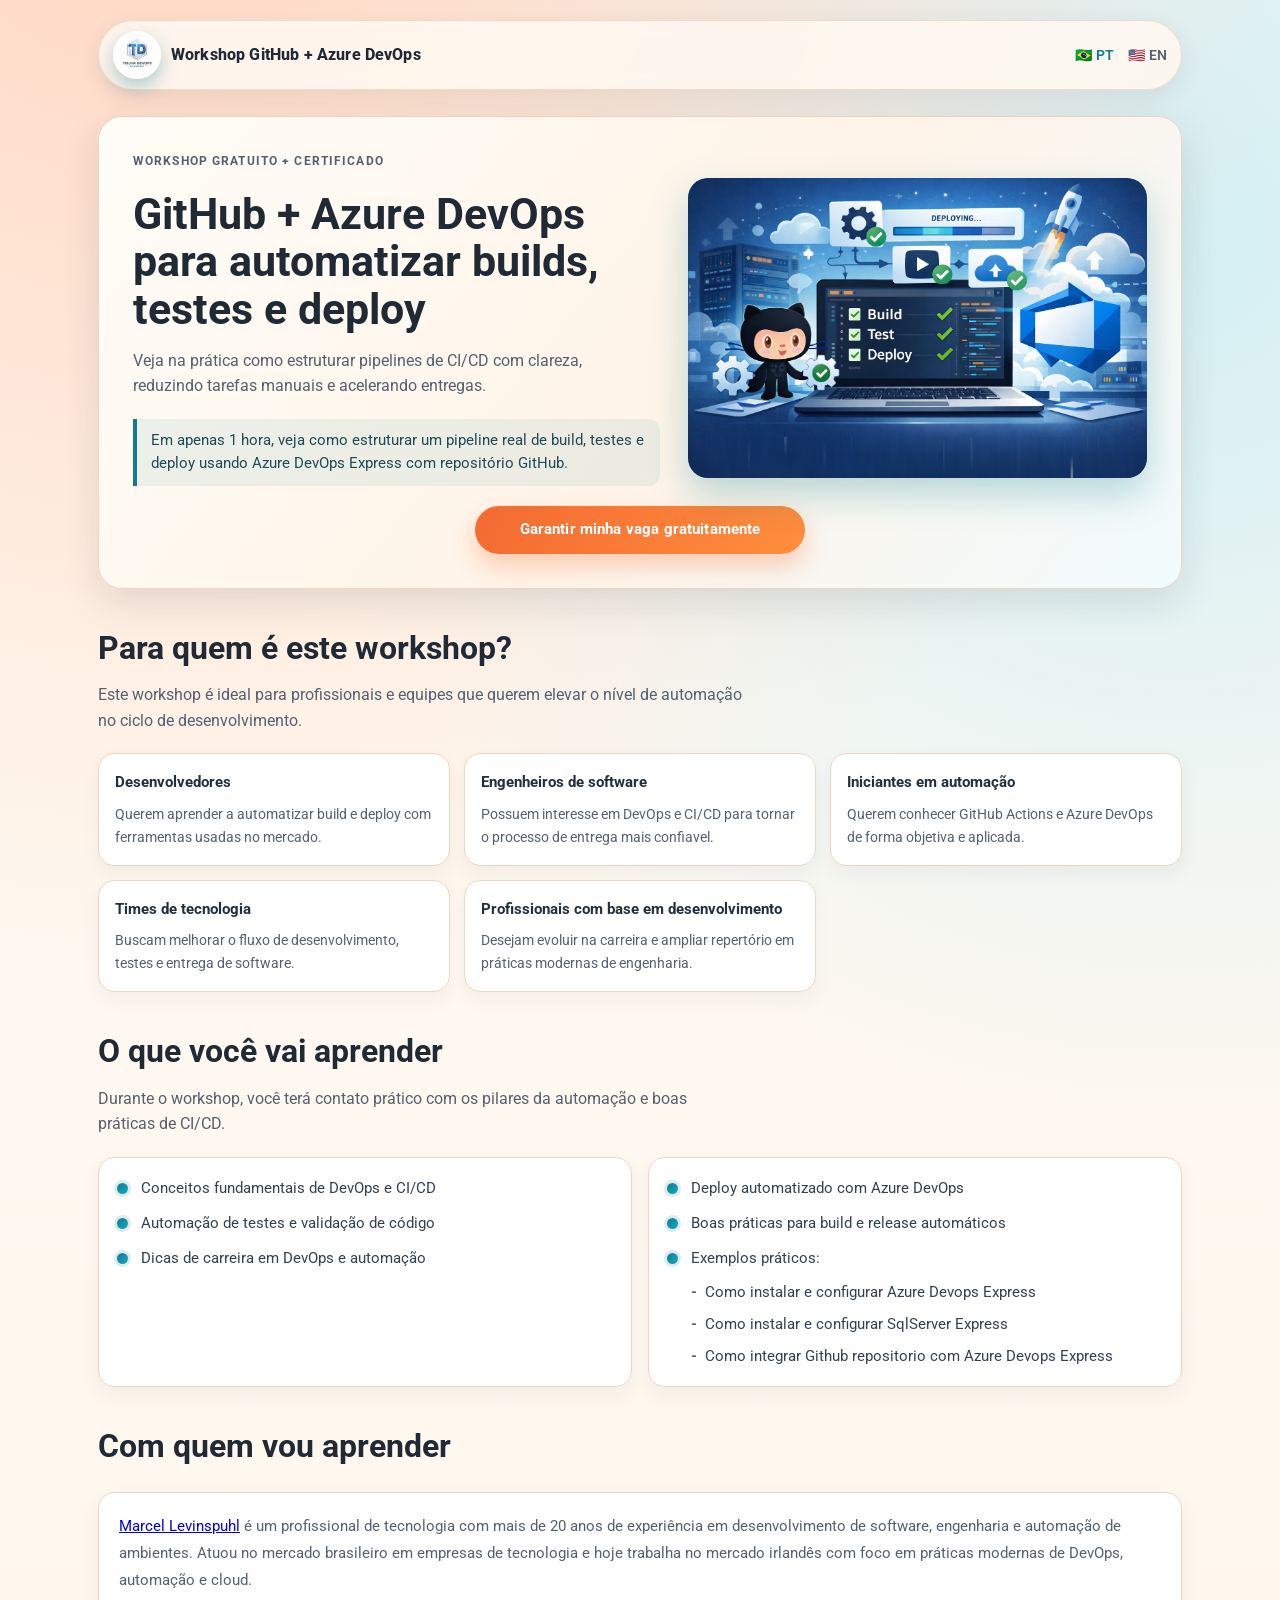
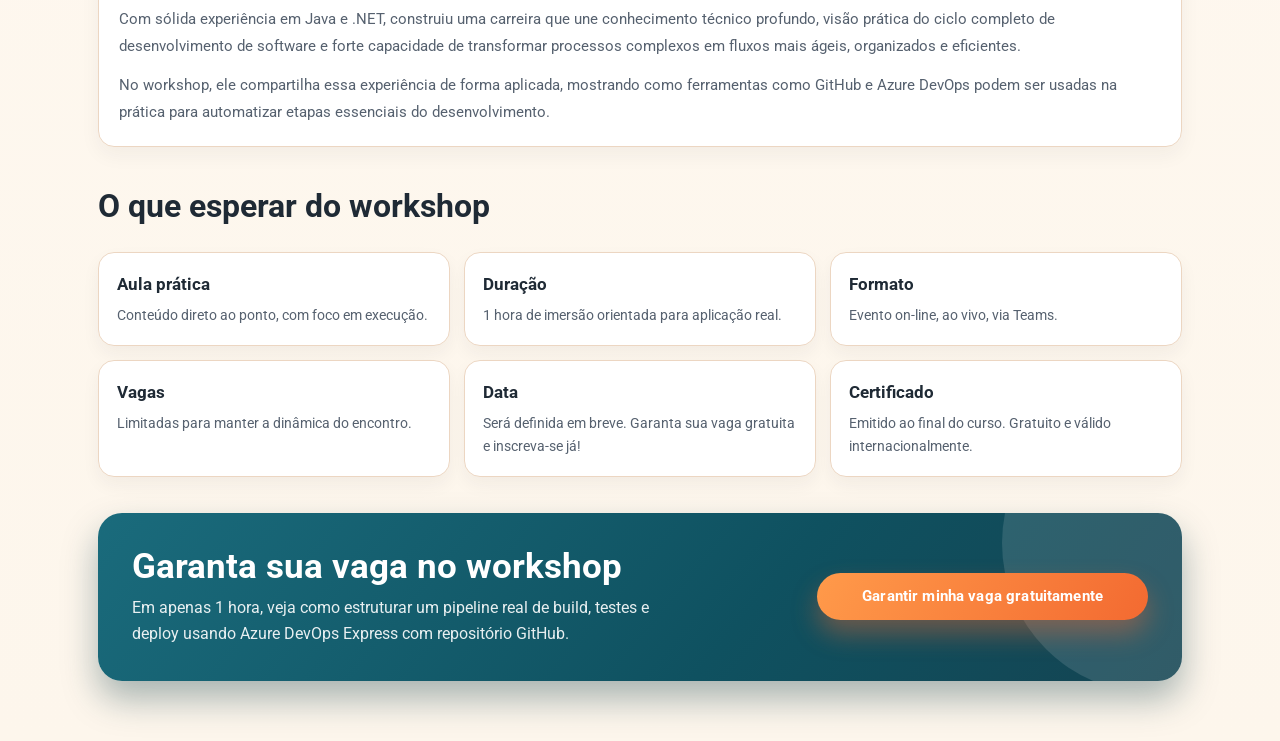
<file: index.html>
<!DOCTYPE html>
<html lang="pt-BR">

<head>
    <meta charset="UTF-8">
    <meta name="viewport" content="width=device-width, initial-scale=1.0">
    <title>Workshop e Certifica&ccedil;&atilde;o - GitHub + Azure DevOps</title>
    <link rel="preconnect" href="https://fonts.googleapis.com">
    <link rel="preconnect" href="https://fonts.gstatic.com" crossorigin>
    <link href="https://fonts.googleapis.com/css2?family=Roboto:wght@400;500;700;900&display=swap" rel="stylesheet">
    <link rel="stylesheet" href="index.css">
</head>

<body>
    <div class="page-shell">
        <header class="topbar" id="inicio">
            <div class="brand" aria-label="Logo do workshop">
                <img src="logo.png" alt="Logo do workshop" class="brand-mark">
                <span>Workshop GitHub + Azure DevOps</span>
            </div>
            <nav aria-label="Seletor de idioma">
                <a href="index.html" title="Versão em Português" style="color: var(--secondary);">🇧🇷 PT</a>
                <a href="index-en.html" title="English version">🇺🇸 EN</a>
            </nav>
        </header>

        <section class="hero" aria-label="Apresenta&ccedil;&atilde;o principal">
            <div>
                <p class="eyebrow">WORKSHOP GRATUITO + CERTIFICADO</p>
                <h1>GitHub + Azure DevOps para automatizar builds, testes e deploy</h1>
                <p>
                    Veja na prática como estruturar pipelines de CI/CD com clareza,
                    reduzindo tarefas manuais e acelerando entregas.
                </p>
                <div class="hero-quote">
                    <!-- Aprenda, na pr&aacute;tica, como automatizar etapas essenciais do desenvolvimento
                    usando GitHub e Azure DevOps. -->
                    Em apenas 1 hora, veja como estruturar um pipeline real de build, testes e deploy usando Azure
                    DevOps Express com repositório GitHub.
                </div>
            </div>
            <div class="hero-art">
                <img src="workshop.png" alt="Workshop GitHub e Azure DevOps" class="hero-art-image">
            </div>
            <div class="hero-last-x">
                <a href="https://forms.gle/15zNEB56RkPeBTQY9" class="btn-primary">Garantir minha vaga gratuitamente</a>
            </div>
        </section>

        <section id="conteudo">
            <div class="section-head">
                <h2>Para quem &eacute; este workshop?</h2>
                <p>Este workshop &eacute; ideal para profissionais e equipes que querem elevar o n&iacute;vel de
                    automa&ccedil;&atilde;o no ciclo de desenvolvimento.</p>
            </div>
            <div class="audience-grid">
                <article class="card">
                    <strong>Desenvolvedores</strong>
                    <p>Querem aprender a automatizar build e deploy com ferramentas usadas no mercado.</p>
                </article>
                <article class="card">
                    <strong>Engenheiros de software</strong>
                    <p>Possuem interesse em DevOps e CI/CD para tornar o processo de entrega mais confiavel.</p>
                </article>
                <article class="card">
                    <strong>Iniciantes em automa&ccedil;&atilde;o</strong>
                    <p>Querem conhecer GitHub Actions e Azure DevOps de forma objetiva e aplicada.</p>
                </article>
                <article class="card">
                    <strong>Times de tecnologia</strong>
                    <p>Buscam melhorar o fluxo de desenvolvimento, testes e entrega de software.</p>
                </article>
                <article class="card">
                    <strong>Profissionais com base em desenvolvimento</strong>
                    <p>Desejam evoluir na carreira e ampliar repert&oacute;rio em pr&aacute;ticas modernas de
                        engenharia.</p>
                </article>
            </div>
        </section>

        <section id="aprender">
            <div class="section-head">
                <h2>O que voc&ecirc; vai aprender</h2>
                <p>Durante o workshop, voc&ecirc; ter&aacute; contato pr&aacute;tico com os pilares da
                    automa&ccedil;&atilde;o e boas pr&aacute;ticas de CI/CD.</p>
            </div>
            <div class="learning">
                <ul>
                    <li>Conceitos fundamentais de DevOps e CI/CD</li>
                    <!-- <li>Como configurar pipelines de automa&ccedil;&atilde;o com GitHub Actions</li> -->
                    <li>Automa&ccedil;&atilde;o de testes e valida&ccedil;&atilde;o de c&oacute;digo</li>
                    <li>Dicas de carreira em DevOps e automa&ccedil;&atilde;o</li>
                </ul>
                <ul>
                    <li>Deploy automatizado com Azure DevOps</li>
                    <li>Boas pr&aacute;ticas para build e release autom&aacute;ticos</li>
                    <li>Exemplos pr&aacute;ticos:
                        <ul>
                            <li>Como instalar e configurar Azure Devops Express</li>
                            <li>Como instalar e configurar SqlServer Express</li>
                            <li>Como integrar Github repositorio com Azure Devops Express</li>
                        </ul>
                    </li>
                </ul>
            </div>
        </section>

        <section id="instrutor">
            <div class="section-head">
                <h2>Com quem vou aprender</h2>
            </div>
            <article class="mentor-card">
                <p><a href="https://www.linkedin.com/in/mlevinspuhl">Marcel Levinspuhl</a> &eacute; um profissional de
                    tecnologia com mais de 20 anos de experi&ecirc;ncia em desenvolvimento de software, engenharia e
                    automa&ccedil;&atilde;o de ambientes. Atuou no mercado brasileiro em empresas de tecnologia e hoje
                    trabalha no mercado irland&ecirc;s com foco em pr&aacute;ticas modernas de DevOps,
                    automa&ccedil;&atilde;o e cloud.</p>
                <p>Com s&oacute;lida experi&ecirc;ncia em Java e .NET, construiu uma carreira que une conhecimento
                    t&eacute;cnico profundo, vis&atilde;o pr&aacute;tica do ciclo completo de desenvolvimento de
                    software e forte capacidade de transformar processos complexos em fluxos mais &aacute;geis,
                    organizados e eficientes.</p>
                <p>No workshop, ele compartilha essa experi&ecirc;ncia de forma aplicada, mostrando como ferramentas
                    como GitHub e Azure DevOps podem ser usadas na pr&aacute;tica para automatizar etapas essenciais do
                    desenvolvimento.</p>
            </article>
        </section>

        <section id="certificado">
            <div class="section-head">
                <!-- <h2>Recursos inclusos</h2> -->
                <h2>O que esperar do workshop</h2>
            </div>
            <div class="resources">
                <article class="resource-item">
                    <h3>Aula pr&aacute;tica</h3>
                    <p>Conte&uacute;do direto ao ponto, com foco em execu&ccedil;&atilde;o.</p>
                </article>
                <article class="resource-item">
                    <h3>Dura&ccedil;&atilde;o</h3>
                    <p>1 hora de imers&atilde;o orientada para aplica&ccedil;&atilde;o real.</p>
                </article>
                <article class="resource-item">
                    <h3>Formato</h3>
                    <!-- <p>Online e gratuito, com acesso simplificado.</p> -->
                    <p>Evento on-line, ao vivo, via Teams.</p>
                </article>
                <article class="resource-item">
                    <h3>Vagas</h3>
                    <p>Limitadas para manter a din&acirc;mica do encontro.</p>
                </article>
                <article class="resource-item">
                    <h3>Data</h3>
                    <!-- <p>A definir, com divulga&ccedil;&atilde;o antecipada.</p> -->
                    <p>Será definida em breve. Garanta sua vaga gratuita e inscreva-se já!</p>
                </article>
                <article class="resource-item">
                    <h3>Certificado</h3>
                    <!-- <p>Certificado de conclus&atilde;o ao final do workshop.</p> -->
                    <p>Emitido ao final do curso. Gratuito e válido internacionalmente.</p>
                </article>
            </div>
        </section>

        <section class="cta-final" id="contato" aria-label="Chamada final para inscri&ccedil;&atilde;o">
            <div class="cta-copy">
                <h2>Garanta sua vaga no workshop</h2>
                <p>
                    <!-- Aprenda, na pr&aacute;tica, como automatizar etapas essenciais do desenvolvimento
                    com GitHub e Azure DevOps. -->
                    Em apenas 1 hora, veja como estruturar um pipeline real de build, testes e deploy usando Azure
                    DevOps Express com repositório GitHub.

                </p>
            </div>
            <a href="https://forms.gle/15zNEB56RkPeBTQY9" class="btn-primary">Garantir minha vaga gratuitamente</a>
        </section>
    </div>
</body>

</html>
</file>
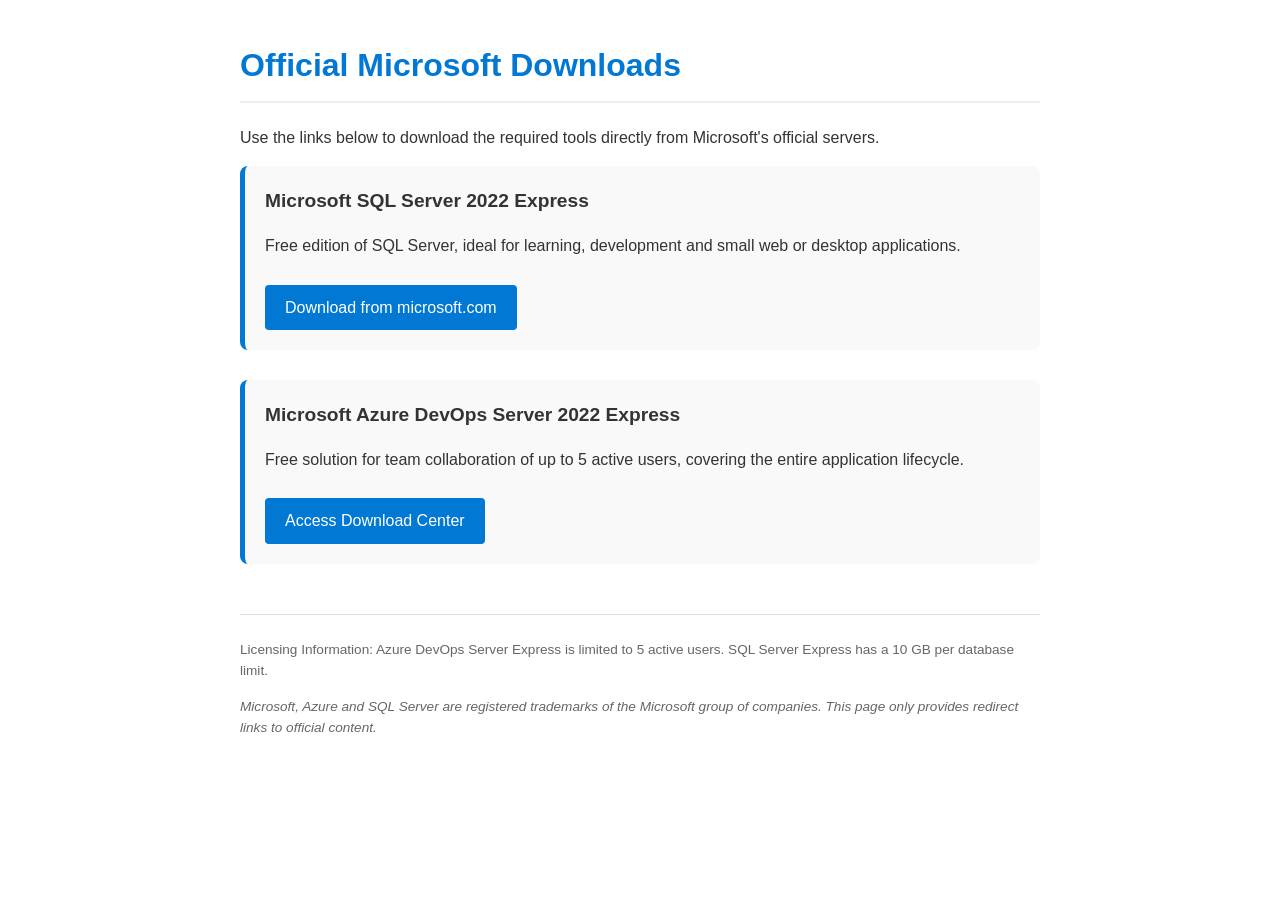
<file: download-en.html>
<!DOCTYPE html>
<html lang="en">
<head>
    <meta charset="UTF-8">
    <meta name="viewport" content="width=device-width, initial-scale=1.0">
    <title>Development Tools Downloads</title>
    <link rel="stylesheet" href="download.css">
</head>
<body>

    <h1>Official Microsoft Downloads</h1>
    <p>Use the links below to download the required tools directly from Microsoft's official servers.</p>

    <!-- SQL Server 2022 Express Section -->
    <div class="download-section">
        <span class="product-name">Microsoft SQL Server 2022 Express</span>
        <p>Free edition of SQL Server, ideal for learning, development and small web or desktop applications.</p>
        <a href="https://download.microsoft.com/download/5/1/4/5145fe04-4d30-4b85-b0d1-39533663a2f1/SQL2022-SSEI-Expr.exe" class="download-button" target="_blank" rel="noopener noreferrer">Download from microsoft.com</a>
    </div>

    <!-- Azure DevOps Server Express Section -->
    <div class="download-section">
        <span class="product-name">Microsoft Azure DevOps Server 2022 Express</span>
        <p>Free solution for team collaboration of up to 5 active users, covering the entire application lifecycle.</p>
        <a href="https://go.microsoft.com/fwlink/?LinkId=2269947" class="download-button" target="_blank" rel="noopener noreferrer">Access Download Center</a>
    </div>

    <!-- Mandatory Legal Footer -->
    <footer class="legal-note">
        <p>Licensing Information: Azure DevOps Server Express is limited to 5 active users. SQL Server Express has a 10 GB per database limit.</p>
        <p><em>Microsoft, Azure and SQL Server are registered trademarks of the Microsoft group of companies. This page only provides redirect links to official content.</em></p>
    </footer>

</body>
</html>
</file>
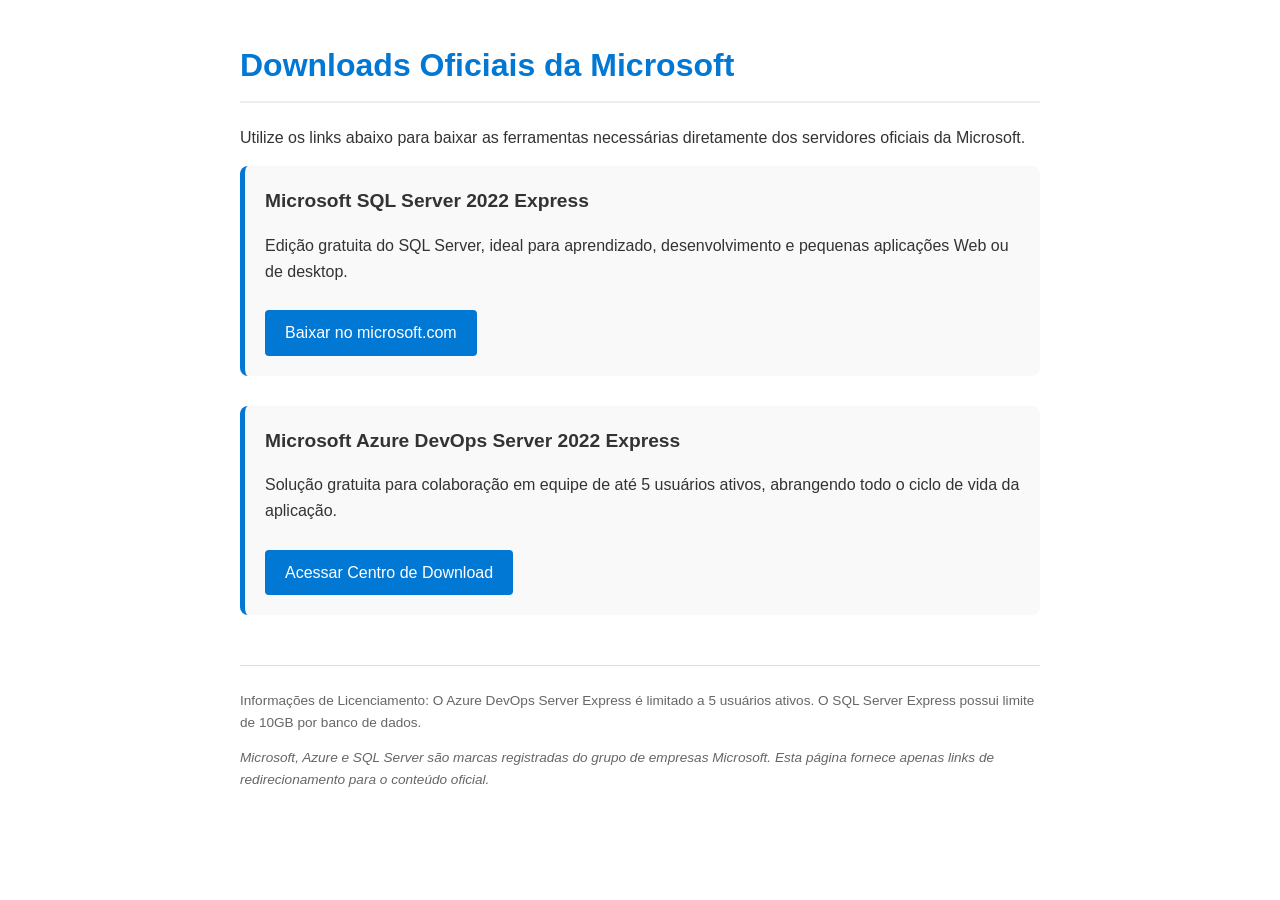
<file: download.html>
<!DOCTYPE html>
<html lang="pt-br">
<head>
    <meta charset="UTF-8">
    <meta name="viewport" content="width=device-width, initial-scale=1.0">
    <title>Downloads de Ferramentas de Desenvolvimento</title>
    <link rel="stylesheet" href="download.css">
</head>
<body>

    <h1>Downloads Oficiais da Microsoft</h1>
    <p>Utilize os links abaixo para baixar as ferramentas necessárias diretamente dos servidores oficiais da Microsoft.</p>

    <!-- Seção SQL Server 2022 Express -->
    <div class="download-section">
        <span class="product-name">Microsoft SQL Server 2022 Express</span>
        <p>Edição gratuita do SQL Server, ideal para aprendizado, desenvolvimento e pequenas aplicações Web ou de desktop.</p>
        <a href="https://download.microsoft.com/download/5/1/4/5145fe04-4d30-4b85-b0d1-39533663a2f1/SQL2022-SSEI-Expr.exe" class="download-button" target="_blank" rel="noopener noreferrer">Baixar no microsoft.com</a>
    </div>

    <!-- Seção Azure DevOps Server Express -->
    <div class="download-section">
        <span class="product-name">Microsoft Azure DevOps Server 2022 Express</span>
        <p>Solução gratuita para colaboração em equipe de até 5 usuários ativos, abrangendo todo o ciclo de vida da aplicação.</p>
        <a href="https://go.microsoft.com/fwlink/?LinkId=2269947" class="download-button" target="_blank" rel="noopener noreferrer">Acessar Centro de Download</a>
    </div>

    <!-- Rodapé Legal Obrigatório -->
    <footer class="legal-note">
        <p>Informações de Licenciamento: O Azure DevOps Server Express é limitado a 5 usuários ativos. O SQL Server Express possui limite de 10GB por banco de dados.</p>
        <p><em>Microsoft, Azure e SQL Server são marcas registradas do grupo de empresas Microsoft. Esta página fornece apenas links de redirecionamento para o conteúdo oficial.</em></p>
    </footer>

</body>
</html>
</file>
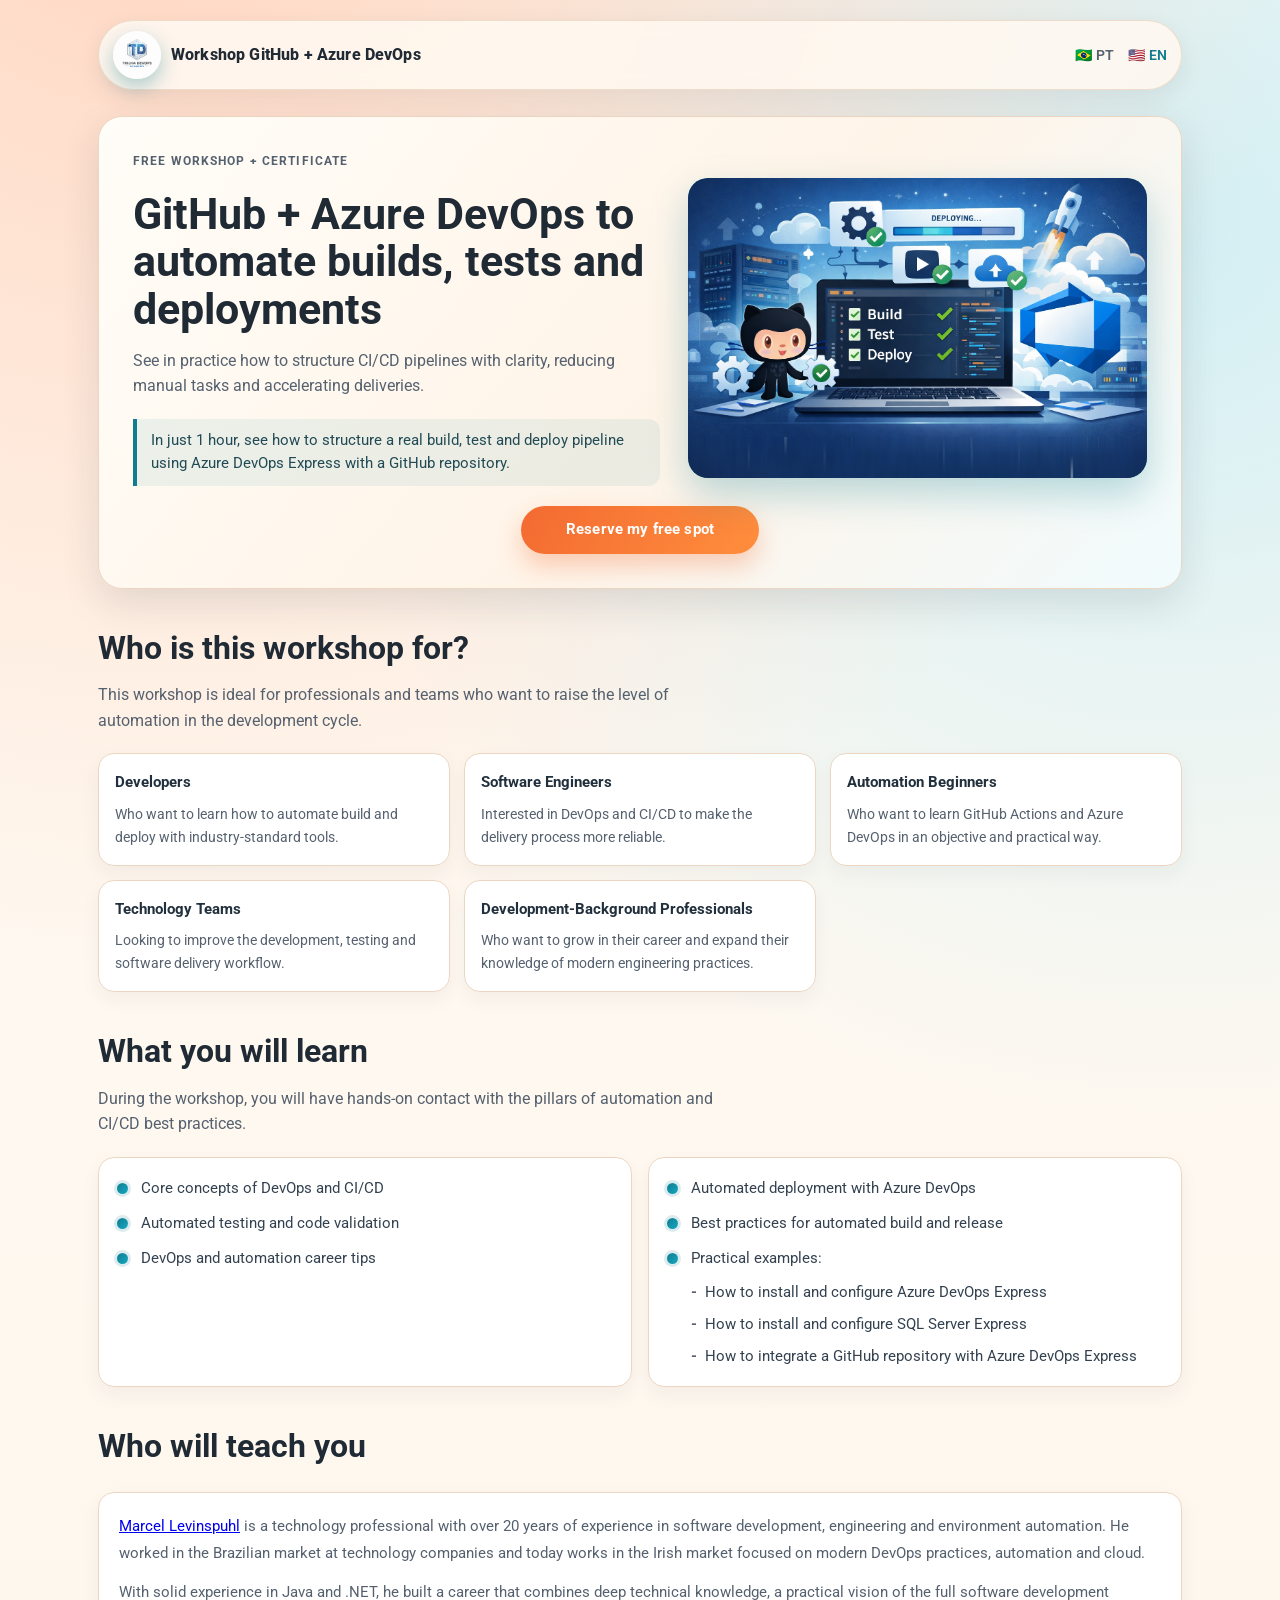
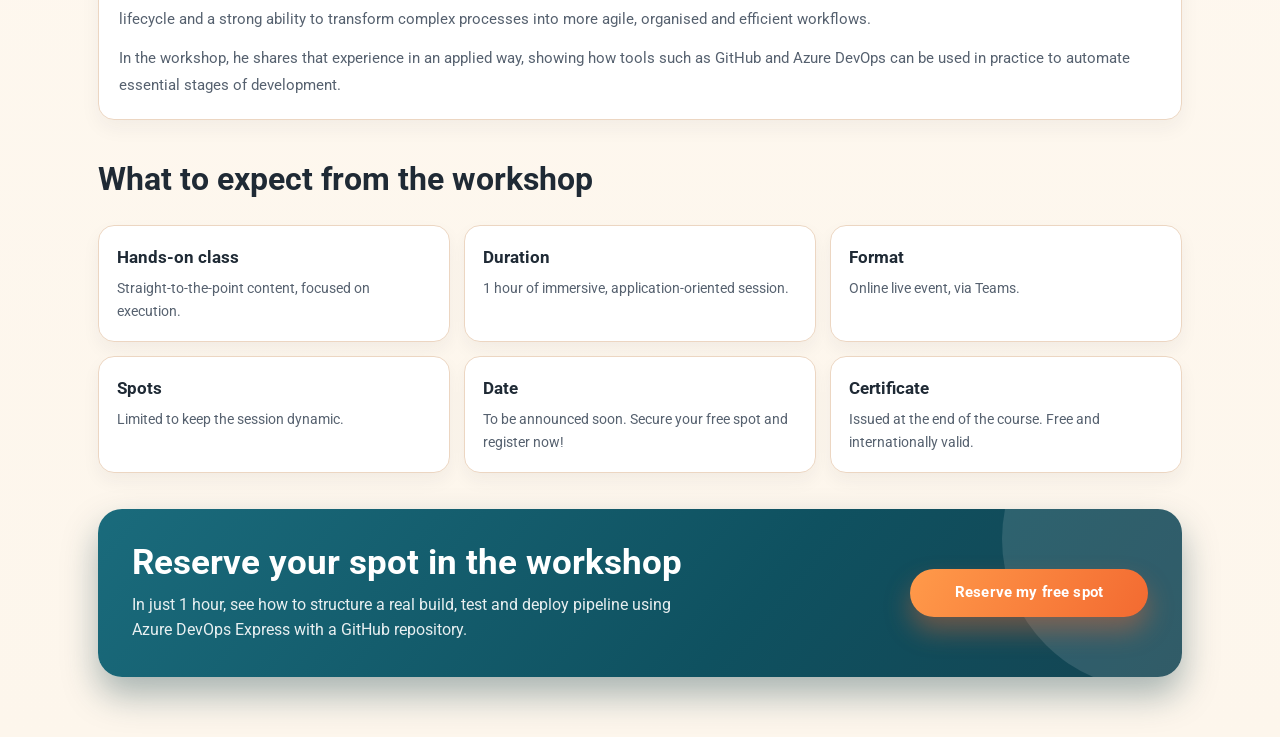
<file: index-en.html>
<!DOCTYPE html>
<html lang="en">

<head>
    <meta charset="UTF-8">
    <meta name="viewport" content="width=device-width, initial-scale=1.0">
    <title>Workshop &amp; Certification - GitHub + Azure DevOps</title>
    <link rel="preconnect" href="https://fonts.googleapis.com">
    <link rel="preconnect" href="https://fonts.gstatic.com" crossorigin>
    <link href="https://fonts.googleapis.com/css2?family=Roboto:wght@400;500;700;900&display=swap" rel="stylesheet">
    <link rel="stylesheet" href="index.css">
</head>

<body>
    <div class="page-shell">
        <header class="topbar" id="start">
            <div class="brand" aria-label="Workshop logo">
                <img src="logo.png" alt="Workshop logo" class="brand-mark">
                <span>Workshop GitHub + Azure DevOps</span>
            </div>
            <nav aria-label="Language switcher">
                <a href="index.html" title="Versão em Português">🇧🇷 PT</a>
                <a href="index-en.html" title="English version" style="color: var(--secondary);">🇺🇸 EN</a>
            </nav>
        </header>

        <section class="hero" aria-label="Main presentation">
            <div>
                <p class="eyebrow">FREE WORKSHOP + CERTIFICATE</p>
                <h1>GitHub + Azure DevOps to automate builds, tests and deployments</h1>
                <p>
                    See in practice how to structure CI/CD pipelines with clarity,
                    reducing manual tasks and accelerating deliveries.
                </p>
                <div class="hero-quote">
                    In just 1 hour, see how to structure a real build, test and deploy pipeline using Azure
                    DevOps Express with a GitHub repository.
                </div>
            </div>
            <div class="hero-art">
                <img src="workshop.png" alt="GitHub and Azure DevOps Workshop" class="hero-art-image">
            </div>
            <div class="hero-last-x">
                <a href="https://forms.gle/15zNEB56RkPeBTQY9" class="btn-primary">Reserve my free spot</a>
            </div>
        </section>

        <section id="audience">
            <div class="section-head">
                <h2>Who is this workshop for?</h2>
                <p>This workshop is ideal for professionals and teams who want to raise the level of
                    automation in the development cycle.</p>
            </div>
            <div class="audience-grid">
                <article class="card">
                    <strong>Developers</strong>
                    <p>Who want to learn how to automate build and deploy with industry-standard tools.</p>
                </article>
                <article class="card">
                    <strong>Software Engineers</strong>
                    <p>Interested in DevOps and CI/CD to make the delivery process more reliable.</p>
                </article>
                <article class="card">
                    <strong>Automation Beginners</strong>
                    <p>Who want to learn GitHub Actions and Azure DevOps in an objective and practical way.</p>
                </article>
                <article class="card">
                    <strong>Technology Teams</strong>
                    <p>Looking to improve the development, testing and software delivery workflow.</p>
                </article>
                <article class="card">
                    <strong>Development-Background Professionals</strong>
                    <p>Who want to grow in their career and expand their knowledge of modern engineering practices.</p>
                </article>
            </div>
        </section>

        <section id="learn">
            <div class="section-head">
                <h2>What you will learn</h2>
                <p>During the workshop, you will have hands-on contact with the pillars of
                    automation and CI/CD best practices.</p>
            </div>
            <div class="learning">
                <ul>
                    <li>Core concepts of DevOps and CI/CD</li>
                    <li>Automated testing and code validation</li>
                    <li>DevOps and automation career tips</li>
                </ul>
                <ul>
                    <li>Automated deployment with Azure DevOps</li>
                    <li>Best practices for automated build and release</li>
                    <li>Practical examples:
                        <ul>
                            <li>How to install and configure Azure DevOps Express</li>
                            <li>How to install and configure SQL Server Express</li>
                            <li>How to integrate a GitHub repository with Azure DevOps Express</li>
                        </ul>
                    </li>
                </ul>
            </div>
        </section>

        <section id="instructor">
            <div class="section-head">
                <h2>Who will teach you</h2>
            </div>
            <article class="mentor-card">
                <p><a href="https://www.linkedin.com/in/mlevinspuhl">Marcel Levinspuhl</a> is a technology
                    professional with over 20 years of experience in software development, engineering and
                    environment automation. He worked in the Brazilian market at technology companies and today
                    works in the Irish market focused on modern DevOps practices,
                    automation and cloud.</p>
                <p>With solid experience in Java and .NET, he built a career that combines deep technical
                    knowledge, a practical vision of the full software development lifecycle and a strong
                    ability to transform complex processes into more agile,
                    organised and efficient workflows.</p>
                <p>In the workshop, he shares that experience in an applied way, showing how tools
                    such as GitHub and Azure DevOps can be used in practice to automate essential stages of
                    development.</p>
            </article>
        </section>

        <section id="certificate">
            <div class="section-head">
                <h2>What to expect from the workshop</h2>
            </div>
            <div class="resources">
                <article class="resource-item">
                    <h3>Hands-on class</h3>
                    <p>Straight-to-the-point content, focused on execution.</p>
                </article>
                <article class="resource-item">
                    <h3>Duration</h3>
                    <p>1 hour of immersive, application-oriented session.</p>
                </article>
                <article class="resource-item">
                    <h3>Format</h3>
                    <p>Online live event, via Teams.</p>
                </article>
                <article class="resource-item">
                    <h3>Spots</h3>
                    <p>Limited to keep the session dynamic.</p>
                </article>
                <article class="resource-item">
                    <h3>Date</h3>
                    <p>To be announced soon. Secure your free spot and register now!</p>
                </article>
                <article class="resource-item">
                    <h3>Certificate</h3>
                    <p>Issued at the end of the course. Free and internationally valid.</p>
                </article>
            </div>
        </section>

        <section class="cta-final" id="contact" aria-label="Final call to registration">
            <div class="cta-copy">
                <h2>Reserve your spot in the workshop</h2>
                <p>
                    In just 1 hour, see how to structure a real build, test and deploy pipeline using Azure
                    DevOps Express with a GitHub repository.
                </p>
            </div>
            <a href="https://forms.gle/15zNEB56RkPeBTQY9" class="btn-primary">Reserve my free spot</a>
        </section>
    </div>
</body>

</html>
</file>
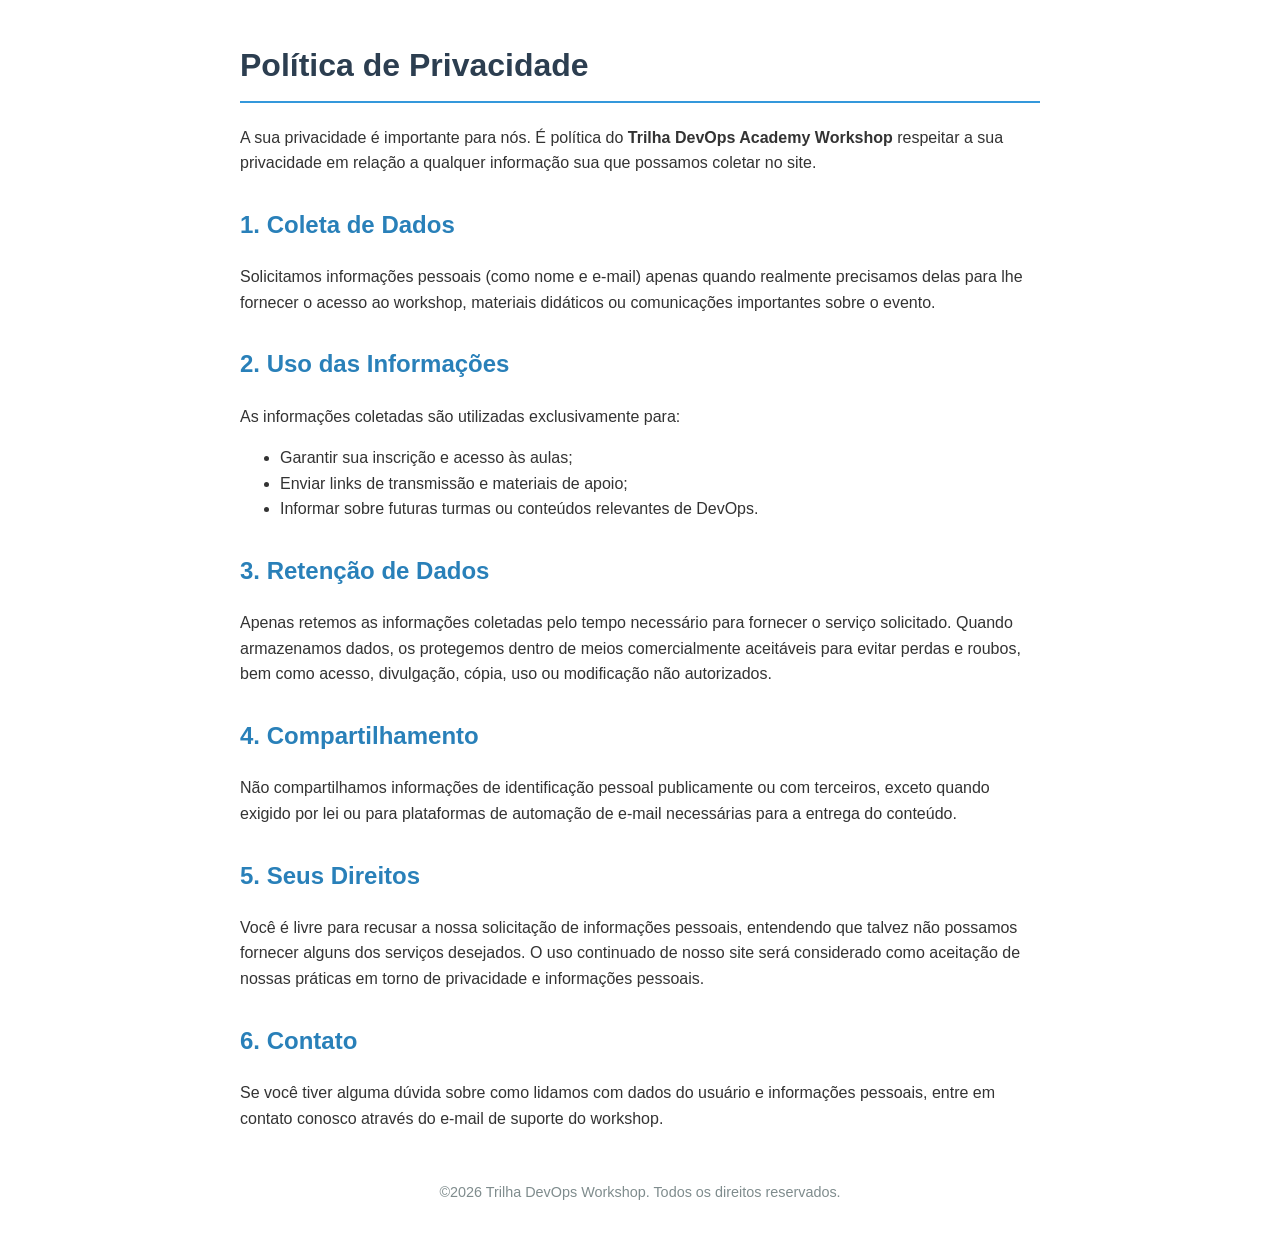
<file: privacidade.html>
<!DOCTYPE html>
<html lang="pt-br">
<head>
    <meta charset="UTF-8">
    <meta name="viewport" content="width=device-width, initial-scale=1.0">
    <title>Política de Privacidade | Trilha DevOps Academy</title>
    <style>
        body { font-family: sans-serif; line-height: 1.6; color: #333; max-width: 800px; margin: 40px auto; padding: 0 20px; }
        h1 { color: #2c3e50; border-bottom: 2px solid #3498db; padding-bottom: 10px; }
        h2 { color: #2980b9; margin-top: 30px; }
        footer { margin-top: 50px; font-size: 0.9em; color: #7f8c8d; text-align: center; }
        @media (max-width: 430px) {
            body { margin: 20px auto; }
            h1 { font-size: 1.4rem; }
            h2 { font-size: 1.1rem; }
        }
    </style>
</head>
<body>

    <h1>Política de Privacidade</h1>
    <p>A sua privacidade é importante para nós. É política do <strong>Trilha DevOps Academy Workshop</strong> respeitar a sua privacidade em relação a qualquer informação sua que possamos coletar no site.</p>

    <h2>1. Coleta de Dados</h2>
    <p>Solicitamos informações pessoais (como nome e e-mail) apenas quando realmente precisamos delas para lhe fornecer o acesso ao workshop, materiais didáticos ou comunicações importantes sobre o evento.</p>

    <h2>2. Uso das Informações</h2>
    <p>As informações coletadas são utilizadas exclusivamente para:</p>
    <ul>
        <li>Garantir sua inscrição e acesso às aulas;</li>
        <li>Enviar links de transmissão e materiais de apoio;</li>
        <li>Informar sobre futuras turmas ou conteúdos relevantes de DevOps.</li>
    </ul>

    <h2>3. Retenção de Dados</h2>
    <p>Apenas retemos as informações coletadas pelo tempo necessário para fornecer o serviço solicitado. Quando armazenamos dados, os protegemos dentro de meios comercialmente aceitáveis ​​para evitar perdas e roubos, bem como acesso, divulgação, cópia, uso ou modificação não autorizados.</p>

    <h2>4. Compartilhamento</h2>
    <p>Não compartilhamos informações de identificação pessoal publicamente ou com terceiros, exceto quando exigido por lei ou para plataformas de automação de e-mail necessárias para a entrega do conteúdo.</p>

    <h2>5. Seus Direitos</h2>
    <p>Você é livre para recusar a nossa solicitação de informações pessoais, entendendo que talvez não possamos fornecer alguns dos serviços desejados. O uso continuado de nosso site será considerado como aceitação de nossas práticas em torno de privacidade e informações pessoais.</p>

    <h2>6. Contato</h2>
    <p>Se você tiver alguma dúvida sobre como lidamos com dados do usuário e informações pessoais, entre em contato conosco através do e-mail de suporte do workshop.</p>

    <footer>
        <p>&copy;2026 Trilha DevOps Workshop. Todos os direitos reservados.</p>
    </footer>

</body>
</html>
</file>
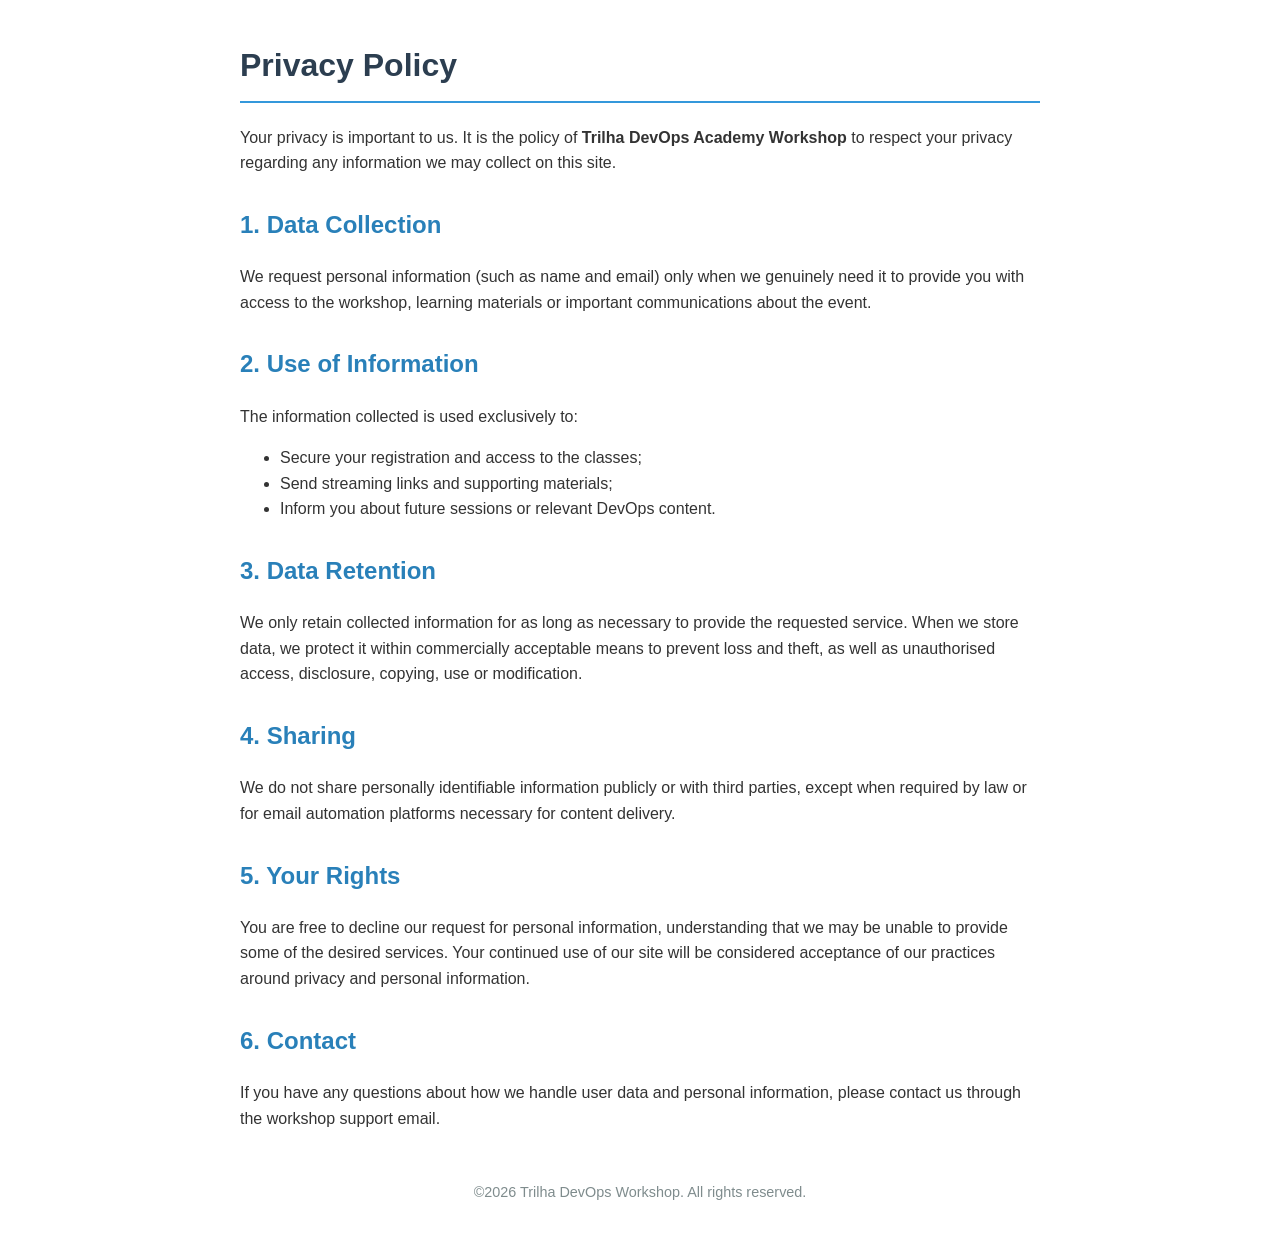
<file: privacy-en.html>
<!DOCTYPE html>
<html lang="en">
<head>
    <meta charset="UTF-8">
    <meta name="viewport" content="width=device-width, initial-scale=1.0">
    <title>Privacy Policy | Trilha DevOps Academy</title>
    <style>
        body { font-family: sans-serif; line-height: 1.6; color: #333; max-width: 800px; margin: 40px auto; padding: 0 20px; }
        h1 { color: #2c3e50; border-bottom: 2px solid #3498db; padding-bottom: 10px; }
        h2 { color: #2980b9; margin-top: 30px; }
        footer { margin-top: 50px; font-size: 0.9em; color: #7f8c8d; text-align: center; }
        @media (max-width: 430px) {
            body { margin: 20px auto; }
            h1 { font-size: 1.4rem; }
            h2 { font-size: 1.1rem; }
        }
    </style>
</head>
<body>

    <h1>Privacy Policy</h1>
    <p>Your privacy is important to us. It is the policy of <strong>Trilha DevOps Academy Workshop</strong> to respect your privacy regarding any information we may collect on this site.</p>

    <h2>1. Data Collection</h2>
    <p>We request personal information (such as name and email) only when we genuinely need it to provide you with access to the workshop, learning materials or important communications about the event.</p>

    <h2>2. Use of Information</h2>
    <p>The information collected is used exclusively to:</p>
    <ul>
        <li>Secure your registration and access to the classes;</li>
        <li>Send streaming links and supporting materials;</li>
        <li>Inform you about future sessions or relevant DevOps content.</li>
    </ul>

    <h2>3. Data Retention</h2>
    <p>We only retain collected information for as long as necessary to provide the requested service. When we store data, we protect it within commercially acceptable means to prevent loss and theft, as well as unauthorised access, disclosure, copying, use or modification.</p>

    <h2>4. Sharing</h2>
    <p>We do not share personally identifiable information publicly or with third parties, except when required by law or for email automation platforms necessary for content delivery.</p>

    <h2>5. Your Rights</h2>
    <p>You are free to decline our request for personal information, understanding that we may be unable to provide some of the desired services. Your continued use of our site will be considered acceptance of our practices around privacy and personal information.</p>

    <h2>6. Contact</h2>
    <p>If you have any questions about how we handle user data and personal information, please contact us through the workshop support email.</p>

    <footer>
        <p>&copy;2026 Trilha DevOps Workshop. All rights reserved.</p>
    </footer>

</body>
</html>
</file>
<file: index.css>
/* 1) Design tokens */
:root {
  --bg: #fdf7ee;
  --surface: #fff9f1;
  --surface-strong: #fff;
  --text: #1f2a35;
  --muted: #56616f;
  --accent: #f36a31;
  --accent-strong: #c84b1e;
  --secondary: #0f7c8f;
  --secondary-soft: #d5f0f5;
  --border: #ecd6c2;
  --shadow: 0 14px 38px rgba(31, 42, 53, 0.12);
  --radius-lg: 24px;
  --radius-md: 16px;
  --radius-sm: 12px;
  --max-width: 1120px;
}

/* 2) Base e reset */
* {
  box-sizing: border-box;
  margin: 0;
  padding: 0;
}

body {
  font-family: "Roboto", sans-serif;
  color: var(--text);
  background:
    radial-gradient(circle at 12% -8%, #ffd5bf 0%, rgba(255, 213, 191, 0) 42%),
    radial-gradient(circle at 92% 10%, #d3eff4 0%, rgba(211, 239, 244, 0) 37%),
    linear-gradient(180deg, #fffaf3 0%, #fdf6ec 100%);
  line-height: 1.6;
  min-height: 100vh;
}

/* 3) Layout geral */
.page-shell {
  max-width: var(--max-width);
  margin: 0 auto;
  padding: 20px 18px 60px;
}

/* 4) Header */
.topbar {
  position: static;
  z-index: 30;
  background: rgba(255, 249, 241, 0.88);
  -webkit-backdrop-filter: blur(10px);
  backdrop-filter: blur(10px);
  border: 1px solid rgba(236, 214, 194, 0.8);
  border-radius: 999px;
  box-shadow: 0 8px 24px rgba(31, 42, 53, 0.08);
  display: flex;
  align-items: center;
  justify-content: space-between;
  padding: 10px 14px;
  gap: 12px;
  animation: pop-in 650ms ease-out;
}

.brand {
  display: inline-flex;
  align-items: center;
  gap: 10px;
  font-family: "Roboto", sans-serif;
  font-weight: 800;
  letter-spacing: 0.01em;
  font-size: 1rem;
}

.brand-mark {
  width: 48px;
  height: 48px;
  border-radius: 50%;
  object-fit: contain;
  display: block;
  box-shadow: 0 8px 20px rgba(15, 124, 143, 0.35);
}

nav {
  display: flex;
  align-items: center;
  gap: 14px;
  flex-wrap: wrap;
  justify-content: center;
}

nav a {
  text-decoration: none;
  color: var(--muted);
  font-size: 0.88rem;
  font-weight: 600;
  transition: color 170ms ease;
}

nav a:hover {
  color: var(--secondary);
}

/* 5) Componente de botao */
.btn-primary {
  border: none;
  background: linear-gradient(120deg, var(--accent) 0%, #ff8e3d 100%);
  color: #fff;
  font-weight: 700;
  font-family: "Roboto", sans-serif;
  font-size: 0.92rem;
  letter-spacing: 0.01em;
  padding: 12px 45px;
  border-radius: 999px;
  cursor: pointer;
  text-decoration: none;
  display: inline-flex;
  align-items: center;
  justify-content: center;
  transition: transform 180ms ease, box-shadow 180ms ease;
  box-shadow: 0 12px 24px rgba(243, 106, 49, 0.3);
  white-space: nowrap;
}

.btn-primary:hover {
  transform: translateY(-2px);
  box-shadow: 0 16px 30px rgba(243, 106, 49, 0.36);
}

/* 6) Hero section */
.hero {
  margin-top: 26px;
  background: linear-gradient(130deg, #fffdf8 0%, #fff4e8 55%, #f1fbfd 100%);
  border: 1px solid var(--border);
  border-radius: var(--radius-lg);
  box-shadow: var(--shadow);
  padding: 34px;
  display: grid;
  grid-template-columns: 1.15fr 1fr;
  column-gap: 28px;
  row-gap: 0;
  align-items: center;
  animation: rise 700ms ease-out;
}

.hero h1 {
  font-family: "Roboto", sans-serif;
  font-size: clamp(1.8rem, 4vw, 2.7rem);
  line-height: 1.1;
  margin-bottom: 14px;
}

.eyebrow {
  font-size: 0.78rem;
  letter-spacing: 0.09em;
  font-weight: 700;
  color: var(--secondary);
  text-transform: uppercase;
  margin-bottom: 10px;
}

.hero p {
  color: var(--muted);
  max-width: 55ch;
  margin-bottom: 20px;
}

.hero-quote {
  border-left: 4px solid var(--secondary);
  background: rgba(15, 124, 143, 0.08);
  padding: 10px 14px;
  border-radius: 0 var(--radius-sm) var(--radius-sm) 0;
  color: #214a55;
  font-size: 0.92rem;
  margin-bottom: 20px;
}

.hero-art {
  background: linear-gradient(160deg, #0f7c8f 0%, #14586a 100%);
  border-radius: 20px;
  min-height: 300px;
  position: relative;
  overflow: hidden;
  box-shadow: 0 16px 38px rgba(15, 124, 143, 0.28);
  display: grid;
  place-items: center;
  padding: 24px;
}

.hero-art::before,
.hero-art::after {
  content: "";
  position: absolute;
  border-radius: 50%;
  background: rgba(255, 255, 255, 0.16);
}

.hero-art::before {
  width: 150px;
  height: 150px;
  top: -35px;
  right: -20px;
}

.hero-art::after {
  width: 110px;
  height: 110px;
  left: -20px;
  bottom: 22px;
}

.hero-art-image {
  width: 100%;
  height: 100%;
  object-fit: cover;
  object-position: center;
  border-radius: inherit;
  position: absolute;
  inset: 0;
  z-index: 1;
  display: block;
}

.hero-last-x {
  grid-column: 1 / -1;
  min-height: 48px;
  border-radius: var(--radius-sm);
  display: flex;
  align-items: center;
  justify-content: center;
  font-weight: 700;
  color: #1f2a35;
}

.mockup {
  width: min(320px, 100%);
  border-radius: 16px;
  background: #fff;
  padding: 12px;
  position: relative;
  z-index: 1;
  transform: rotate(-4deg);
  box-shadow: 0 20px 30px rgba(8, 35, 42, 0.35);
}

.mockup-line {
  height: 12px;
  border-radius: 9px;
  margin-bottom: 9px;
  background: #dce7ec;
}

.mockup-line:nth-child(1) {
  width: 58%;
  background: #ffcfaa;
}

.mockup-line:nth-child(2) {
  width: 85%;
  background: #d1e8ee;
}

.mockup-line:nth-child(3) {
  width: 72%;
  background: #e8eff2;
}

.mockup-line:nth-child(4) {
  width: 90%;
  background: #d7e6ec;
}

/* 7) Bloco comum de secao */
section {
  margin-top: 34px;
  animation: rise 700ms ease-out;
  animation-fill-mode: both;
}

.section-head h2 {
  font-family: "Roboto", sans-serif;
  font-size: clamp(1.5rem, 2.5vw, 2rem);
  margin-bottom: 8px;
}

.section-head p {
  color: var(--muted);
  max-width: 72ch;
}

/* 8) Cards de publico */
.audience-grid {
  margin-top: 20px;
  display: grid;
  grid-template-columns: repeat(3, minmax(0, 1fr));
  gap: 14px;
}

.card {
  border: 1px solid var(--border);
  border-radius: var(--radius-md);
  background: var(--surface-strong);
  padding: 16px;
  box-shadow: 0 8px 20px rgba(31, 42, 53, 0.05);
}

.card strong {
  color: #22303d;
  display: block;
  margin-bottom: 8px;
  font-size: 0.96rem;
}

.card p {
  color: var(--muted);
  font-size: 0.9rem;
}

.mentor-card {
  margin-top: 20px;
  border: 1px solid var(--border);
  border-radius: var(--radius-md);
  background: var(--surface-strong);
  padding: 20px;
  box-shadow: 0 8px 20px rgba(31, 42, 53, 0.05);
}

.mentor-card p {
  color: var(--muted);
  font-size: 0.96rem;
  line-height: 1.75;
}

.mentor-card p + p {
  margin-top: 12px;
}

/* 9) Lista de aprendizado */
.learning {
  display: grid;
  grid-template-columns: repeat(2, minmax(0, 1fr));
  gap: 16px;
  margin-top: 20px;
}

.learning ul {
  list-style: none;
  background: var(--surface-strong);
  border: 1px solid var(--border);
  border-radius: var(--radius-md);
  padding: 18px;
  box-shadow: 0 8px 20px rgba(31, 42, 53, 0.05);
}

.learning li {
  position: relative;
  padding-left: 24px;
  margin-bottom: 11px;
  color: #344250;
  font-size: 0.94rem;
}

.learning li:last-child {
  margin-bottom: 0;
}

.learning li::before {
  content: "";
  width: 11px;
  height: 11px;
  border-radius: 50%;
  background: linear-gradient(135deg, #0f7c8f 0%, #16a8c1 100%);
  position: absolute;
  left: 0;
  top: 7px;
  box-shadow: 0 0 0 3px rgba(15, 124, 143, 0.15);
}

.learning li > ul {
  margin-top: 10px;
  padding: 0;
  background: transparent;
  border: 0;
  border-radius: 0;
  box-shadow: none;
}

.learning li > ul > li {
  padding-left: 14px;
  margin-bottom: 8px;
}

.learning li > ul > li::before {
  content: "-";
  width: auto;
  height: auto;
  border-radius: 0;
  background: none;
  position: absolute;
  left: 0;
  top: 0;
  box-shadow: none;
  color: var(--muted);
  font-weight: 700;
}

/* 10) Grid de recursos */
.resources {
  margin-top: 20px;
  display: grid;
  grid-template-columns: repeat(3, minmax(0, 1fr));
  gap: 14px;
}

.resource-item {
  background: var(--surface-strong);
  border: 1px solid var(--border);
  border-radius: var(--radius-md);
  padding: 18px;
  box-shadow: 0 8px 18px rgba(31, 42, 53, 0.05);
}

.resource-item h3 {
  font-family: "Roboto", sans-serif;
  font-size: 1.05rem;
  margin-bottom: 6px;
}

.resource-item p {
  color: var(--muted);
  font-size: 0.9rem;
}

/* 11) CTA final */
.cta-final {
  margin-top: 36px;
  border-radius: var(--radius-lg);
  background: linear-gradient(130deg, #1a6b7c 0%, #0f5160 60%, #144452 100%);
  color: #fff;
  padding: 34px;
  display: grid;
  grid-template-columns: 1fr auto;
  gap: 20px;
  align-items: center;
  box-shadow: 0 18px 35px rgba(12, 57, 68, 0.35);
  overflow: hidden;
  position: relative;
}

.cta-final::before {
  content: "";
  position: absolute;
  width: 300px;
  height: 300px;
  border-radius: 50%;
  right: -120px;
  top: -120px;
  background: rgba(255, 255, 255, 0.12);
  z-index: 0;
}

.cta-copy {
  position: relative;
  z-index: 1;
}

.cta-copy h2 {
  font-family: "Roboto", sans-serif;
  font-size: clamp(1.5rem, 3vw, 2.2rem);
  line-height: 1.1;
  margin-bottom: 10px;
}

.cta-copy p {
  color: rgba(255, 255, 255, 0.9);
  max-width: 62ch;
}

.cta-final .btn-primary {
  position: relative;
  z-index: 1;
  background: linear-gradient(120deg, #ff9a4a 0%, #f36a31 100%);
  box-shadow: 0 14px 26px rgba(243, 106, 49, 0.4);
}

/* 12) Animacoes */
@keyframes pop-in {
  from {
    opacity: 0;
    transform: translateY(-10px);
  }
  to {
    opacity: 1;
    transform: translateY(0);
  }
}

@keyframes rise {
  from {
    opacity: 0;
    transform: translateY(12px);
  }
  to {
    opacity: 1;
    transform: translateY(0);
  }
}

/* 13) Responsividade */
@media (max-width: 980px) {
  .topbar {
    border-radius: 22px;
  }

  .hero {
    grid-template-columns: 1fr;
  }

  .cta-final {
    grid-template-columns: 1fr;
  }

  .audience-grid,
  .resources {
    grid-template-columns: repeat(2, minmax(0, 1fr));
  }

  .learning {
    grid-template-columns: 1fr;
  }
}

@media (max-width: 720px) {
  .page-shell {
    padding: 14px 12px 36px;
  }

  .topbar {
    position: static;
    flex-direction: column;
    align-items: stretch;
    border-radius: 16px;
  }

  .brand {
    justify-content: center;
  }

  nav {
    gap: 10px;
  }

  nav a {
    font-size: 0.83rem;
  }

  .hero,
  .cta-final {
    padding: 22px 18px;
  }

  .hero-art {
    min-height: 250px;
  }

  .audience-grid,
  .resources {
    grid-template-columns: 1fr;
  }

  .btn-primary {
    width: 100%;
  }
}
</file>
<file: download.css>
body {
    font-family: 'Segoe UI', Tahoma, Geneva, Verdana, sans-serif;
    line-height: 1.6;
    max-width: 800px;
    margin: 40px auto;
    padding: 0 20px;
    color: #333;
}

h1 {
    color: #0078d4;
    border-bottom: 2px solid #eee;
    padding-bottom: 10px;
}

.download-section {
    margin-bottom: 30px;
    padding: 20px;
    border-radius: 8px;
    background-color: #f9f9f9;
    border-left: 5px solid #0078d4;
}

.product-name {
    font-weight: bold;
    font-size: 1.2em;
    display: block;
    margin-bottom: 5px;
}

.legal-note {
    font-size: 0.85em;
    color: #666;
    margin-top: 50px;
    border-top: 1px solid #ddd;
    padding-top: 10px;
}

a.download-button {
    display: inline-block;
    background-color: #0078d4;
    color: white;
    padding: 10px 20px;
    text-decoration: none;
    border-radius: 4px;
    margin-top: 10px;
    font-weight: 500;
}

a.download-button:hover {
    background-color: #005a9e;
}

@media (max-width: 430px) {
    body {
        margin: 20px auto;
        padding: 0 16px;
    }

    h1 {
        font-size: 1.4rem;
    }

    .product-name {
        font-size: 1rem;
    }

    a.download-button {
        display: block;
        text-align: center;
        padding: 12px 16px;
    }
}
</file>
